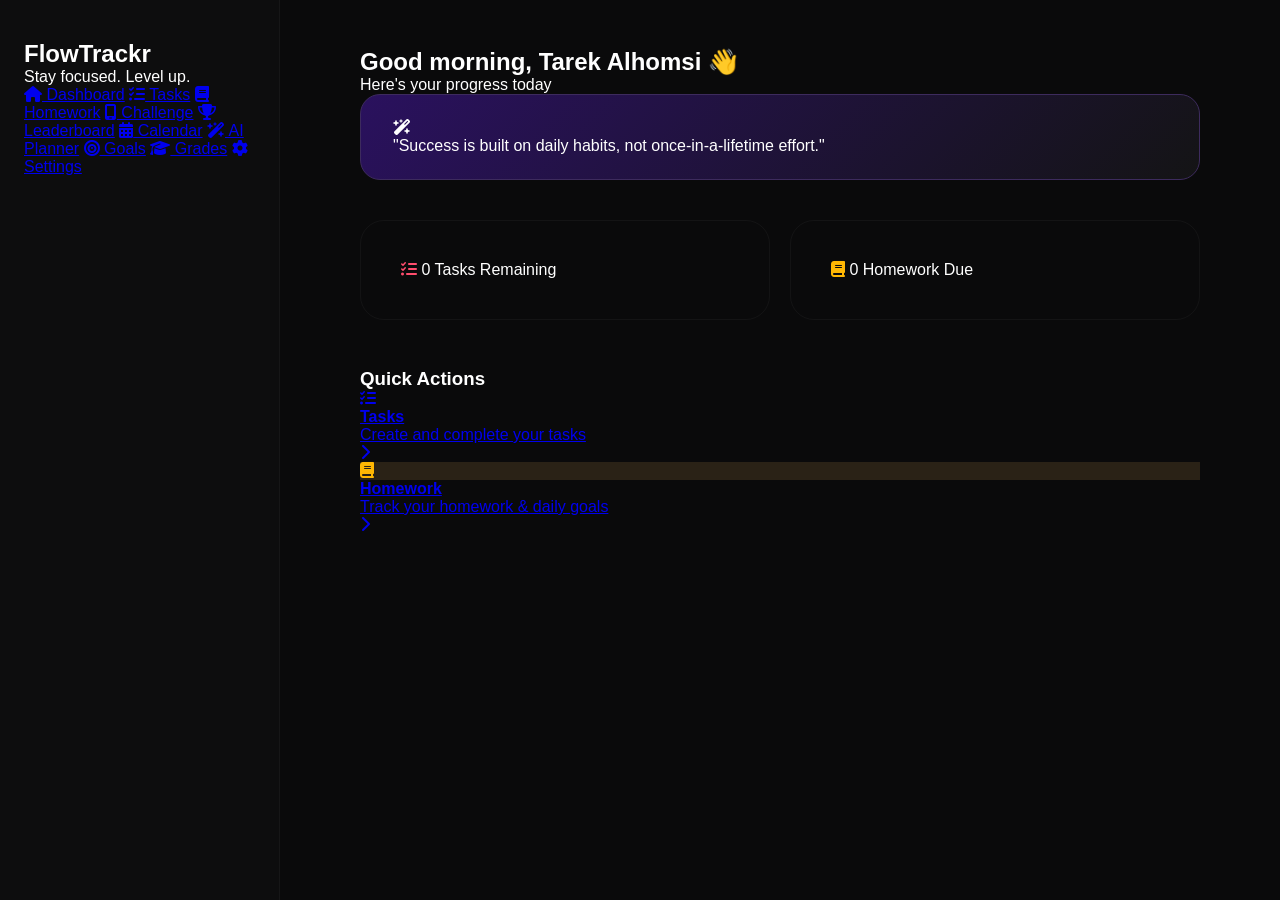
<file: index.html>
<!DOCTYPE html>
<html lang="en">
<head>
    <meta charset="UTF-8">
    <meta name="viewport" content="width=device-width, initial-scale=1.0">
    <title>FlowTrackr | Dashboard</title>
    <link rel="stylesheet" href="style.css">
    <link rel="stylesheet" href="https://cdnjs.cloudflare.com/ajax/libs/font-awesome/6.4.0/css/all.min.css">
</head>
<body>

    <nav>
        <div class="logo-area">
            <h1>FlowTrackr</h1>
            <p>Stay focused. Level up.</p>
        </div>
        <div class="nav-links">
            <a href="index.html" class="nav-item active"><i class="fa-solid fa-house"></i> Dashboard</a>
            <a href="tasks.html" class="nav-item"><i class="fa-solid fa-list-check"></i> Tasks</a>
            <a href="homework.html" class="nav-item"><i class="fa-solid fa-book"></i> Homework</a>
            <a href="challenge.html" class="nav-item"><i class="fa-solid fa-mobile-screen"></i> Challenge</a>
            <a href="leaderboard.html" class="nav-item"><i class="fa-solid fa-trophy"></i> Leaderboard</a>
            <a href="calendar.html" class="nav-item"><i class="fa-solid fa-calendar-days"></i> Calendar</a>
            <a href="planner.html" class="nav-item"><i class="fa-solid fa-wand-magic-sparkles"></i> AI Planner</a>
            <a href="goals.html" class="nav-item"><i class="fa-solid fa-bullseye"></i> Goals</a>
            <a href="grades.html" class="nav-item"><i class="fa-solid fa-graduation-cap"></i> Grades</a>
            <a href="settings.html" class="nav-item"><i class="fa-solid fa-gear"></i> Settings</a>
        </div>
    </nav>

    <main>
        <div class="greeting">
            <h2>Good morning, Tarek Alhomsi 👋</h2>
            <p>Here's your progress today</p>
        </div>

        <div class="quote-banner">
            <i class="fa-solid fa-wand-magic-sparkles"></i>
            <p>"Success is built on daily habits, not once-in-a-lifetime effort."</p>
        </div>

        <div class="stats-grid">
            <div class="stat-card">
                <i class="fa-solid fa-list-check" style="color: #ff4d6d;"></i>
                <span class="count">0</span>
                <span class="label">Tasks Remaining</span>
            </div>
            <div class="stat-card homework">
                <i class="fa-solid fa-book" style="color: #ffb703;"></i>
                <span class="count">0</span>
                <span class="label">Homework Due</span>
            </div>
        </div>

        <h3 class="section-title">Quick Actions</h3>
        
        <a href="tasks.html" class="action-item">
            <div class="action-icon"><i class="fa-solid fa-list-check"></i></div>
            <div class="action-info">
                <h4>Tasks</h4>
                <p>Create and complete your tasks</p>
            </div>
            <i class="fa-solid fa-chevron-right chevron"></i>
        </a>

        <a href="homework.html" class="action-item">
            <div class="action-icon" style="background: #2a2216; color: #ffb703;"><i class="fa-solid fa-book"></i></div>
            <div class="action-info">
                <h4>Homework</h4>
                <p>Track your homework & daily goals</p>
            </div>
            <i class="fa-solid fa-chevron-right chevron"></i>
        </a>
    </main>

</body>
</html>
</file>
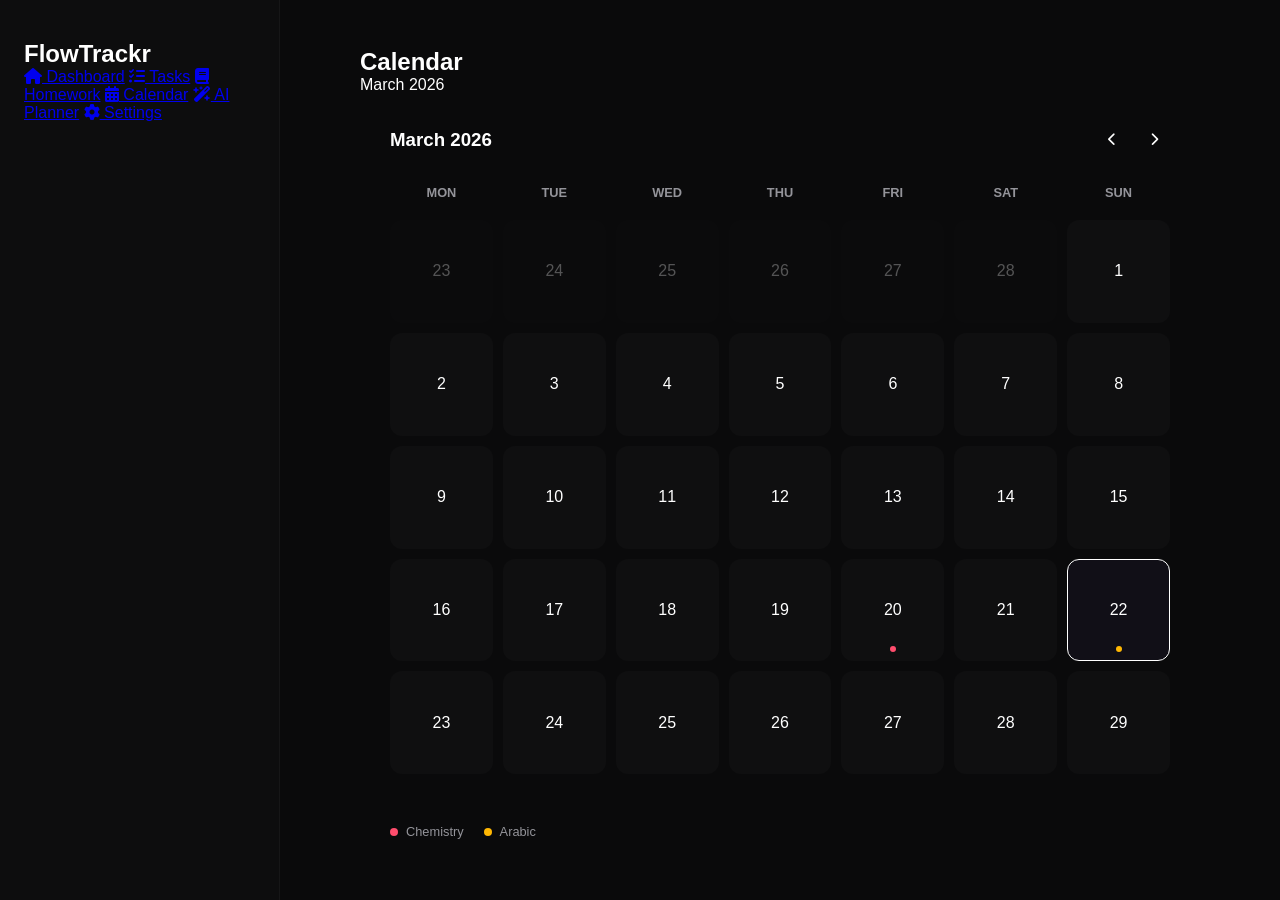
<file: calendar.html>
<!DOCTYPE html>
<html lang="en">
<head>
    <meta charset="UTF-8">
    <title>FlowTrackr | Calendar</title>
    <link rel="stylesheet" href="style.css">
    <link rel="stylesheet" href="https://cdnjs.cloudflare.com/ajax/libs/font-awesome/6.4.0/css/all.min.css">
    <style>
        .calendar-container { background: var(--card-bg); border: 1px solid var(--border); border-radius: 32px; padding: 30px; }
        .cal-header { display: flex; justify-content: space-between; align-items: center; margin-bottom: 30px; }
        .grid-7 { display: grid; grid-template-columns: repeat(7, 1fr); gap: 10px; text-align: center; }
        .day-label { font-size: 0.8rem; color: var(--text-dim); font-weight: 700; margin-bottom: 10px; }
        .day-cell { 
            aspect-ratio: 1/1; 
            background: rgba(255,255,255,0.02); 
            border-radius: 12px; 
            display: flex; 
            flex-direction: column; 
            align-items: center; 
            justify-content: center; 
            border: 1px solid transparent;
            transition: 0.2s;
            position: relative;
        }
        .day-cell:hover { background: rgba(255,255,255,0.05); border-color: var(--border); cursor: pointer; }
        .today { border-color: var(--accent); background: rgba(157, 124, 255, 0.05); }
        .dot { width: 6px; height: 6px; border-radius: 50%; position: absolute; bottom: 8px; }
        .dot-red { background: #ff4d6d; }
        .dot-yellow { background: #ffb703; }
    </style>
</head>
<body>
    <nav>
        <div class="logo-container"><h1>FlowTrackr</h1></div>
        <div class="nav-links">
            <a href="dashboard.html" class="nav-item"><i class="fa-solid fa-house"></i> Dashboard</a>
            <a href="tasks.html" class="nav-item"><i class="fa-solid fa-list-check"></i> Tasks</a>
            <a href="homework.html" class="nav-item"><i class="fa-solid fa-book"></i> Homework</a>
            <a href="calendar.html" class="nav-item active"><i class="fa-solid fa-calendar-days"></i> Calendar</a>
            <a href="planner.html" class="nav-item"><i class="fa-solid fa-wand-magic-sparkles"></i> AI Planner</a>
            <a href="settings.html" class="nav-item"><i class="fa-solid fa-gear"></i> Settings</a>
        </div>
    </nav>

    <main>
        <header>
            <h2>Calendar</h2>
            <p>March 2026</p>
        </header>

        <div class="calendar-container">
            <div class="cal-header">
                <h3 id="currentMonth">March 2026</h3>
                <div style="display: flex; gap: 10px;">
                    <button style="background:none; border:1px solid var(--border); color:white; padding:8px 12px; border-radius:8px; cursor:pointer;"><i class="fa-solid fa-chevron-left"></i></button>
                    <button style="background:none; border:1px solid var(--border); color:white; padding:8px 12px; border-radius:8px; cursor:pointer;"><i class="fa-solid fa-chevron-right"></i></button>
                </div>
            </div>

            <div class="grid-7">
                <div class="day-label">MON</div><div class="day-label">TUE</div><div class="day-label">WED</div>
                <div class="day-label">THU</div><div class="day-label">FRI</div><div class="day-label">SAT</div><div class="day-label">SUN</div>
                
                <div class="day-cell" style="opacity: 0.3;">23</div><div class="day-cell" style="opacity: 0.3;">24</div><div class="day-cell" style="opacity: 0.3;">25</div>
                <div class="day-cell" style="opacity: 0.3;">26</div><div class="day-cell" style="opacity: 0.3;">27</div><div class="day-cell" style="opacity: 0.3;">28</div><div class="day-cell">1</div>
                
                <div class="day-cell">2</div><div class="day-cell">3</div><div class="day-cell">4</div><div class="day-cell">5</div><div class="day-cell">6</div><div class="day-cell">7</div><div class="day-cell">8</div>
                <div class="day-cell">9</div><div class="day-cell">10</div><div class="day-cell">11</div><div class="day-cell">12</div><div class="day-cell">13</div><div class="day-cell">14</div><div class="day-cell">15</div>
                <div class="day-cell">16</div><div class="day-cell">17</div><div class="day-cell">18</div><div class="day-cell">19</div><div class="day-cell">20<span class="dot dot-red"></span></div><div class="day-cell">21</div><div class="day-cell today">22<span class="dot dot-yellow"></span></div>
                <div class="day-cell">23</div><div class="day-cell">24</div><div class="day-cell">25</div><div class="day-cell">26</div><div class="day-cell">27</div><div class="day-cell">28</div><div class="day-cell">29</div>
            </div>

            <div style="margin-top: 30px; padding-top: 20px; border-top: 1px solid var(--border); display: flex; gap: 20px;">
                <div style="display: flex; align-items: center; gap: 8px; font-size: 0.8rem; color: var(--text-dim);">
                    <div class="dot-red" style="width:8px; height:8px; border-radius:50%;"></div> Chemistry
                </div>
                <div style="display: flex; align-items: center; gap: 8px; font-size: 0.8rem; color: var(--text-dim);">
                    <div class="dot-yellow" style="width:8px; height:8px; border-radius:50%;"></div> Arabic
                </div>
            </div>
        </div>
    </main>
</body>
</html>
</file>
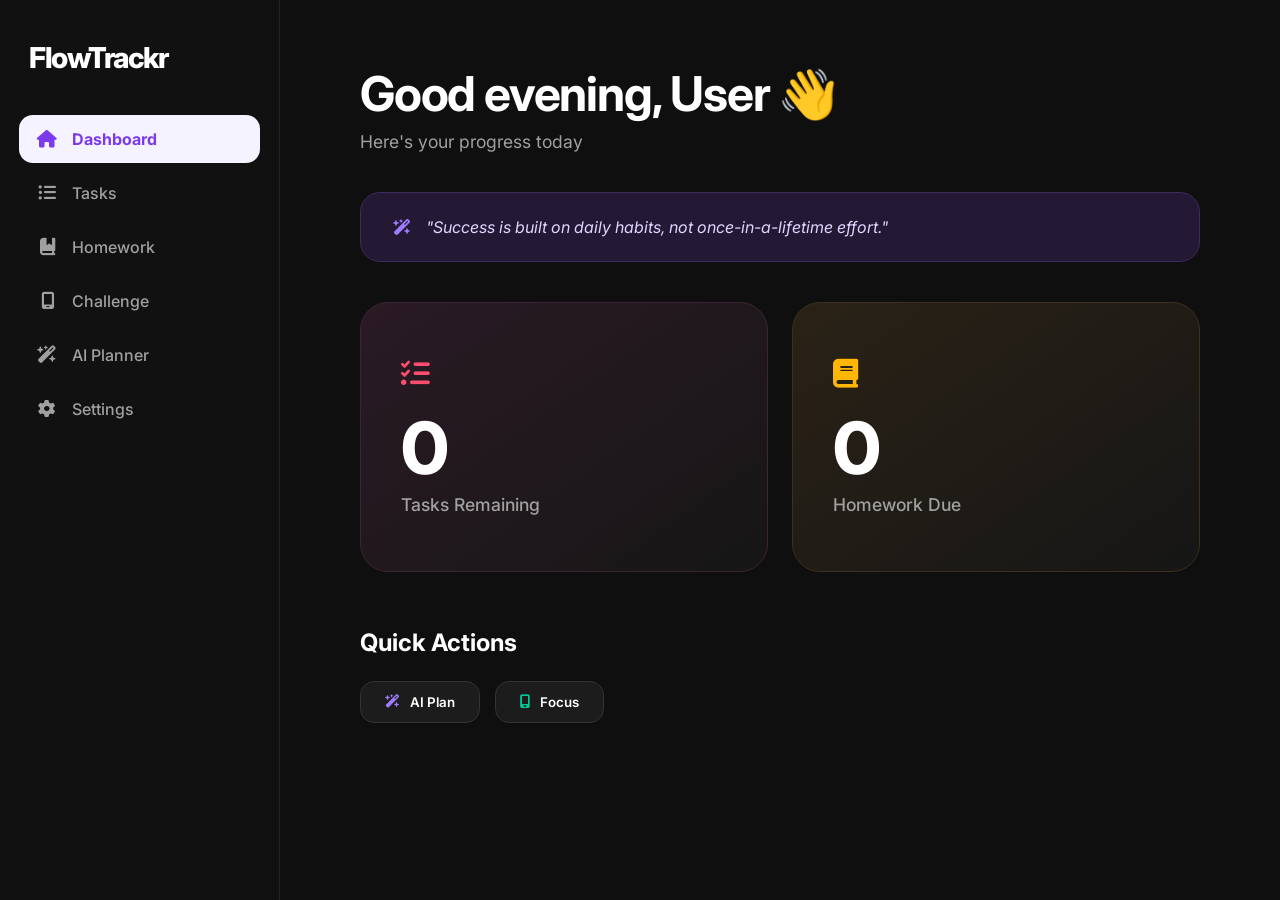
<file: dashboard.html>
<!DOCTYPE html>
<html lang="en">
<head>
    <meta charset="UTF-8">
    <meta name="viewport" content="width=device-width, initial-scale=1.0">
    <title>FlowTrackr | Dashboard</title>
    <link rel="stylesheet" href="https://cdnjs.cloudflare.com/ajax/libs/font-awesome/6.4.0/css/all.min.css">
    <link href="https://fonts.googleapis.com/css2?family=Inter:wght@400;500;600;700;800&display=swap" rel="stylesheet">
    
    <style>
        /* --- CORE DESIGN --- */
        :root {
            --bg-dark: #0f0f0f;
            --sidebar-bg: #111111;
            --accent-purple: #9d7cff;
            --text-main: #ffffff;
            --text-dim: #a0a0a0;
            --active-bg: #f5f3ff; /* The light purple from your pic */
            --active-text: #7c3aed; /* The deep purple from your pic */
            
            /* Exact gradients from your screenshots */
            --card-red: linear-gradient(145deg, #2a1a24 0%, #161616 100%);
            --card-orange: linear-gradient(145deg, #2a2216 0%, #161616 100%);
            --banner-purple: #231934;
        }

        * {
            margin: 0;
            padding: 0;
            box-sizing: border-box;
            font-family: 'Inter', sans-serif;
        }

        body {
            background-color: var(--bg-dark);
            color: var(--text-main);
            display: flex;
            min-height: 100vh;
        }

        /* --- SIDEBAR --- */
        nav {
            width: 280px;
            background-color: var(--sidebar-bg);
            padding: 2.5rem 1.2rem;
            height: 100vh;
            position: sticky;
            top: 0;
            display: flex;
            flex-direction: column;
            border-right: 1px solid #222;
        }

        .logo-area h1 {
            font-size: 1.8rem;
            font-weight: 800;
            letter-spacing: -1.5px;
            margin-bottom: 2.5rem;
            padding-left: 10px;
        }

        .nav-links {
            display: flex;
            flex-direction: column;
            gap: 6px;
        }

        .nav-item {
            display: flex;
            align-items: center;
            padding: 14px 18px;
            border-radius: 14px;
            color: var(--text-dim);
            text-decoration: none;
            font-weight: 500;
            font-size: 1rem;
            transition: 0.2s ease;
        }

        .nav-item i {
            margin-right: 15px;
            width: 20px;
            text-align: center;
            font-size: 1.1rem;
        }

        /* THE ACTIVE STATE - Purple background, purple text */
        .nav-item.active {
            background-color: var(--active-bg);
            color: var(--active-text);
            font-weight: 700;
        }

        /* --- MAIN CONTENT --- */
        main {
            flex: 1;
            padding: 4rem 5rem;
            max-width: 1400px;
        }

        .greeting-title {
            font-size: 3rem;
            font-weight: 700;
            letter-spacing: -1.2px;
            margin-bottom: 0.5rem;
        }

        .sub-text {
            color: var(--text-dim);
            font-size: 1.1rem;
            margin-bottom: 2.5rem;
        }

        /* Quote Banner */
        .quote-banner {
            background: var(--banner-purple);
            padding: 1.5rem 2rem;
            border-radius: 20px;
            border: 1px solid #3d2b5d;
            display: flex;
            align-items: center;
            gap: 15px;
            margin-bottom: 2.5rem;
        }

        /* Stats Grid */
        .stats-grid {
            display: grid;
            grid-template-columns: 1fr 1fr;
            gap: 24px;
            margin-bottom: 3.5rem;
        }

        .stat-card {
            padding: 3.5rem 2.5rem;
            border-radius: 28px;
            border: 1px solid rgba(255,255,255,0.05);
            position: relative;
        }

        .stat-card.tasks { background: var(--card-red); border-color: #3d2434; }
        .stat-card.homework { background: var(--card-orange); border-color: #3d301d; }

        .stat-card .count {
            font-size: 4.5rem;
            font-weight: 800;
            display: block;
            line-height: 1;
            margin-bottom: 10px;
        }

        .stat-card .label {
            color: var(--text-dim);
            font-size: 1.1rem;
            font-weight: 500;
        }

        /* Quick Actions */
        .actions-row {
            display: flex;
            gap: 15px;
        }

        .btn-action {
            background: #1c1c1c;
            border: 1px solid #333;
            color: white;
            padding: 12px 24px;
            border-radius: 14px;
            font-weight: 600;
            cursor: pointer;
            display: flex;
            align-items: center;
            gap: 10px;
            transition: background 0.2s;
        }

        .btn-action:hover {
            background: #252525;
        }
    </style>
</head>
<body>

    <nav>
        <div class="logo-area">
            <h1>FlowTrackr</h1>
        </div>
        <div class="nav-links">
            <a href="#" class="nav-item active"><i class="fa-solid fa-house"></i> Dashboard</a>
            <a href="tasks.html" class="nav-item"><i class="fa-solid fa-list-ul"></i> Tasks</a>
            <a href="homework.html" class="nav-item"><i class="fa-solid fa-book-bookmark"></i> Homework</a>
            <a href="challenge.html" class="nav-item"><i class="fa-solid fa-mobile-screen"></i> Challenge</a>
            <a href="planner.html" class="nav-item"><i class="fa-solid fa-wand-magic-sparkles"></i> AI Planner</a>
            <a href="settings.html" class="nav-item"><i class="fa-solid fa-gear"></i> Settings</a>
        </div>
    </nav>

    <main>
        <h2 class="greeting-title" id="display-greet">Good morning 👋</h2>
        <p class="sub-text">Here's your progress today</p>

        <div class="quote-banner">
            <i class="fa-solid fa-wand-magic-sparkles" style="color: var(--accent-purple);"></i>
            <p style="color: #e0d5ff; font-style: italic;">"Success is built on daily habits, not once-in-a-lifetime effort."</p>
        </div>

        <div class="stats-grid">
            <div class="stat-card tasks">
                <i class="fa-solid fa-list-check" style="color: #ff4d6d; font-size: 1.8rem; margin-bottom: 1.5rem; display: block;"></i>
                <span class="count">0</span>
                <span class="label">Tasks Remaining</span>
            </div>

            <div class="stat-card homework">
                <i class="fa-solid fa-book" style="color: #ffb703; font-size: 1.8rem; margin-bottom: 1.5rem; display: block;"></i>
                <span class="count">0</span>
                <span class="label">Homework Due</span>
            </div>
        </div>

        <div class="quick-actions">
            <h3 style="font-size: 1.5rem; margin-bottom: 1.5rem;">Quick Actions</h3>
            <div class="actions-row">
                <button class="btn-action">
                    <i class="fa-solid fa-wand-magic-sparkles" style="color: var(--accent-purple);"></i> AI Plan
                </button>
                <button class="btn-action">
                    <i class="fa-solid fa-mobile-screen" style="color: #00c896;"></i> Focus
                </button>
            </div>
        </div>
    </main>

    <script>
        // Personalization logic
        const userName = localStorage.getItem('userName') || "User";
        const hour = new Date().getHours();
        let greeting = "Good morning";

        if (hour >= 12 && hour < 17) greeting = "Good afternoon";
        else if (hour >= 17) greeting = "Good evening";

        document.getElementById('display-greet').innerText = `${greeting}, ${userName} 👋`;
    </script>
</body>
</html>
</file>
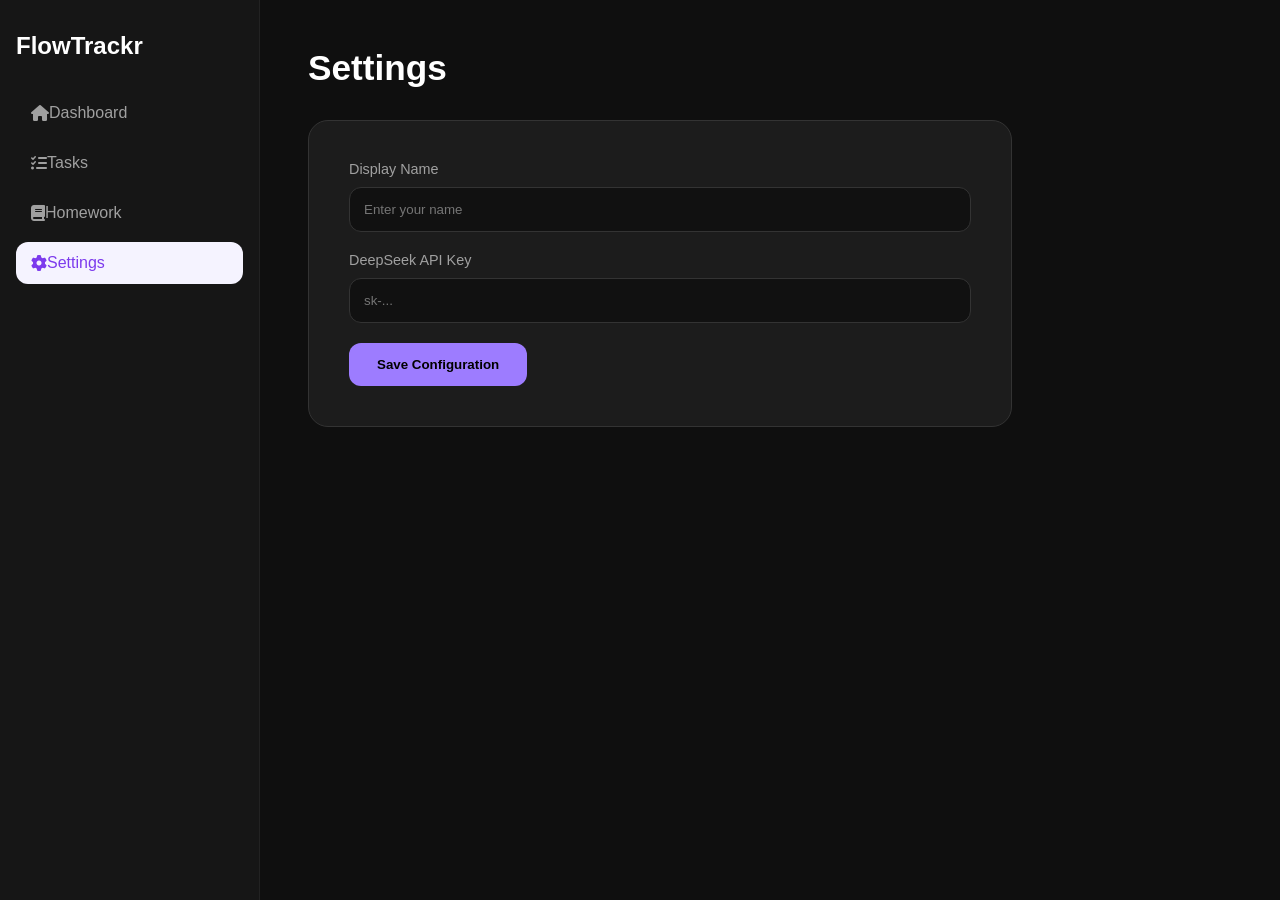
<file: settings.htm>
<!DOCTYPE html>
<html lang="en">
<head>
    <meta charset="UTF-8">
    <title>FlowTrackr | Settings</title>
    <link rel="stylesheet" href="https://cdnjs.cloudflare.com/ajax/libs/font-awesome/6.4.0/css/all.min.css">
    <style>
        :root {
            --bg-dark: #0f0f0f;
            --sidebar-bg: #161616;
            --card-bg: #1c1c1c;
            --accent-purple: #9d7cff;
            --text-main: #ffffff;
            --text-dim: #a0a0a0;
        }
        * { margin: 0; padding: 0; box-sizing: border-box; font-family: 'Inter', sans-serif; }
        body { background-color: var(--bg-dark); color: var(--text-main); display: flex; min-height: 100vh; }
        nav { width: 260px; background-color: var(--sidebar-bg); padding: 2rem 1rem; border-right: 1px solid #222; }
        .nav-item { display: flex; align-items: center; padding: 12px 15px; margin-bottom: 8px; border-radius: 12px; color: var(--text-dim); text-decoration: none; font-weight: 500; }
        .nav-item.active { background-color: #f5f3ff; color: #7c3aed; }

        main { flex: 1; padding: 3rem; max-width: 800px; }
        .settings-box { background: var(--card-bg); padding: 2.5rem; border-radius: 20px; border: 1px solid #333; }
        label { display: block; margin-bottom: 10px; color: var(--text-dim); font-size: 0.9rem; }
        input { width: 100%; padding: 14px; border-radius: 12px; border: 1px solid #333; background: #111; color: white; margin-bottom: 20px; }
        .save-btn { background: var(--accent-purple); color: black; border: none; padding: 14px 28px; border-radius: 12px; font-weight: 700; cursor: pointer; }
    </style>
</head>
<body>
    <nav>
        <div class="logo-area" style="margin-bottom: 2rem;"><h1>FlowTrackr</h1></div>
        <a href="dashboard.html" class="nav-item"><i class="fa-solid fa-house"></i> Dashboard</a>
        <a href="tasks.html" class="nav-item"><i class="fa-solid fa-list-check"></i> Tasks</a>
        <a href="homework.html" class="nav-item"><i class="fa-solid fa-book"></i> Homework</a>
        <a href="settings.html" class="nav-item active"><i class="fa-solid fa-gear"></i> Settings</a>
    </nav>
    <main>
        <h2 style="font-size: 2.2rem; margin-bottom: 2rem;">Settings</h2>
        <div class="settings-box">
            <label>Display Name</label>
            <input type="text" id="prefName" placeholder="Enter your name">
            <label>DeepSeek API Key</label>
            <input type="password" id="prefKey" placeholder="sk-...">
            <button class="save-btn" onclick="saveSettings()">Save Configuration</button>
            <p id="status" style="margin-top: 15px; color: #00c896; display: none;">Changes saved successfully!</p>
        </div>
    </main>
    <script>
        // Load settings on page load
        document.getElementById('prefName').value = localStorage.getItem('user_name') || "";
        document.getElementById('prefKey').value = localStorage.getItem('api_key') || "";

        function saveSettings() {
            localStorage.setItem('user_name', document.getElementById('prefName').value);
            localStorage.setItem('api_key', document.getElementById('prefKey').value);
            const status = document.getElementById('status');
            status.style.display = 'block';
            setTimeout(() => status.style.display = 'none', 3000);
        }
    </script>
</body>
</html>
</file>
<file: style.css>
:root {
    --bg-body: #0a0a0b;
    --bg-card: #141415;
    --sidebar-bg: #0d0d0e;
    --border-primary: rgba(255, 255, 255, 0.04);
    --text-main: #ffffff;
    --text-dim: #94949a;
    --accent-purple: #9d7cff;
    --accent-pink: #ff4d6d;
    --accent-orange: #ffb703;
    --quote-gradient: linear-gradient(135deg, #2a115e 0%, #141415 100%);
    --task-card-gradient: linear-gradient(135deg, #401220 0%, #141415 100%);
    --hw-card-gradient: linear-gradient(135deg, #3d240a 0%, #141415 100%);
}

* { margin: 0; padding: 0; box-sizing: border-box; }
body { 
    background-color: var(--bg-body); 
    color: var(--text-main); 
    font-family: 'Plus Jakarta Sans', sans-serif; 
    display: flex; 
    height: 100vh;
}

/* SIDEBAR */
nav {
    width: 280px;
    background-color: var(--sidebar-bg);
    border-right: 1px solid var(--border-primary);
    padding: 2.5rem 1.5rem;
    display: flex;
    flex-direction: column;
}

.nav-link {
    display: flex;
    align-items: center;
    padding: 14px 18px;
    margin-bottom: 6px;
    border-radius: 14px;
    color: var(--text-dim);
    text-decoration: none;
    font-weight: 600;
}

.nav-link.active {
    background-color: rgba(157, 124, 255, 0.1);
    color: var(--accent-purple);
    border: 1px solid rgba(157, 124, 255, 0.2);
}

/* MAIN CONTENT */
main { flex-grow: 1; padding: 3rem 5rem; overflow-y: auto; }

.quote-banner {
    background: var(--quote-gradient);
    padding: 1.5rem 2rem;
    border-radius: 20px;
    border: 1px solid #3d2b5d;
    margin-bottom: 2.5rem;
}

.stats-grid {
    display: grid;
    grid-template-columns: 1fr 1fr;
    gap: 20px;
    margin-bottom: 3rem;
}

.stat-card {
    padding: 2.5rem;
    border-radius: 24px;
    border: 1px solid var(--border-primary);
}

.card-tasks { background: var(--task-card-gradient); }
.card-homework { background: var(--hw-card-gradient); }
</file>
